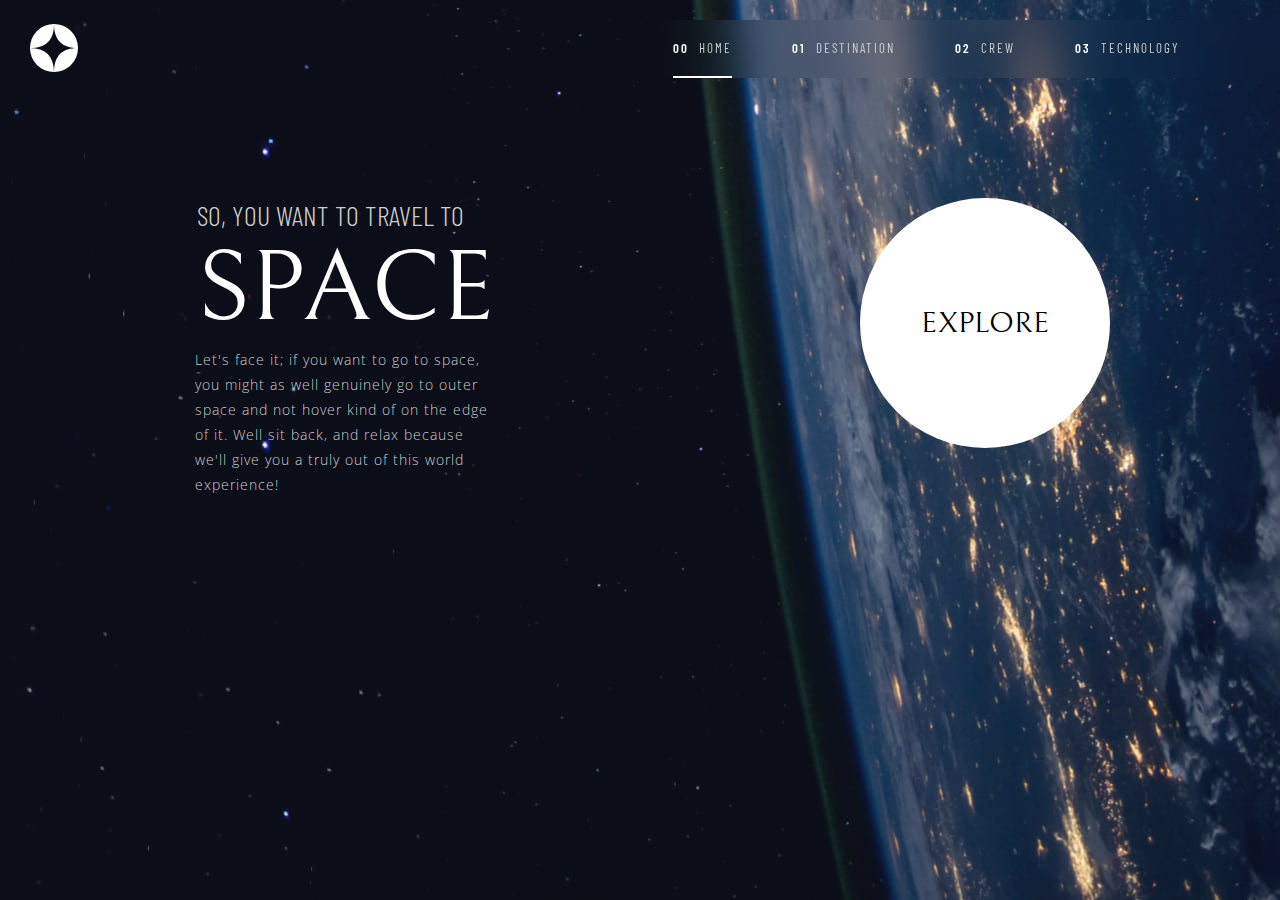
<file: index.html>
<!DOCTYPE html>
<html lang="en">
  <head>
    <meta charset="UTF-8" />
    <meta name="viewport" content="width=device-width, initial-scale=1.0" />
    <meta
      name="description"
      content="A website which enables you explore some of the wonders of our Solar System"
    />

    <link
      rel="icon"
      type="image/png"
      sizes="32x32"
      href="../assets/favicon-32x32.png"
    />
    <link
      rel="stylesheet"
      href="https://cdnjs.cloudflare.com/ajax/libs/font-awesome/6.1.2/css/all.min.css"
    />
    <link rel="stylesheet" href="../CSS/utilities.css" />
    <link rel="stylesheet" href="../CSS/style.css" />

    <link rel="stylesheet" href="../CSS/media.css" />
    <script defer src="../script.js"></script>
    <title>Frontend Mentor | Space tourism website</title>
  </head>
  <body>
    <section class="home_section">
      <header>
        <nav class="d_f jc_sb ai_c">
          <a href="./index.html" class="nav_logo">
            <img src="../assets/shared/logo.svg" alt="Company logo" />
          </a>
          <ul class="nav_list-items d_f">
            <li class="nav_list--item nav--active">
              <a class="d_f ai_c ls_2" href="./index.html">
                <span>00</span>
                <p>Home</p>
              </a>
            </li>
            <li class="nav_list--item">
              <a class="d_f ai_c ls_2" href="./HTML/destination.html"
                ><span>01</span>
                <p>Destination</p></a
              >
            </li>
            <li class="nav_list--item">
              <a class="d_f ai_c ls_2" href="./HTML/crew.html"
                ><span>02</span>
                <p>Crew</p></a
              >
            </li>
            <li class="nav_list--item">
              <a class="d_f ai_c ls_2" href="./HTML/technology.html"
                ><span>03</span>
                <p>Technology</p></a
              >
            </li>
          </ul>

          <!-- MOBILE HAMBURGER MENU  -->
          <div class="mobile-nav">
            <div class="nav-open">
              <i class="fa-solid fa-bars"></i>
            </div>
            <div class="nav-close">
              <i class="fa-solid fa-xmark"></i>
            </div>

            <div class="mobile-nav-slide">
              <ul class="mobile-list-slide">
                <li class="mobile-list-item">
                  <a class="d_f ai_c ls_1 mobile--active" href="./index.html">
                    <span>00</span>
                    <h2>HOME</h2>
                  </a>
                </li>
                <li class="mobile-list-item">
                  <a class="d_f ai_c ls_1" href="./HTML/destination.html"
                    ><span>01</span>
                    <h2>DESTINATION</h2></a
                  >
                </li>
                <li class="mobile-list-item">
                  <a class="d_f ai_c ls_1" href="./HTML/crew.html"
                    ><span>02</span>
                    <h2>CREW</h2></a
                  >
                </li>
                <li class="mobile-list-item">
                  <a class="d_f ai_c ls_1" href="./HTML/technology.html"
                    ><span>03</span>
                    <h2>TECHNOLOGY</h2></a
                  >
                </li>
              </ul>
            </div>
          </div>
        </nav>
      </header>
      <main class="d_f">
        <div class="home_text-area d_f fd_c ai_c jc_c">
          <h2>
            SO, YOU WANT TO TRAVEL TO<br />
            <span class="space_text">SPACE</span>
          </h2>
          <p class="text_primary">
            Let's face it; if you want to go to space, you might as well
            genuinely go to outer space and not hover kind of on the edge of it.
            Well sit back, and relax because we'll give you a truly out of this
            world experience!
          </p>
        </div>
        <div class="home_image-area d_f jc_c">
          <div class="home_image d_f ai_c jc_c">
            <a href="./HTML/destination.html"> EXPLORE</a>
          </div>
        </div>
      </main>
    </section>
  </body>
</html>
</file>
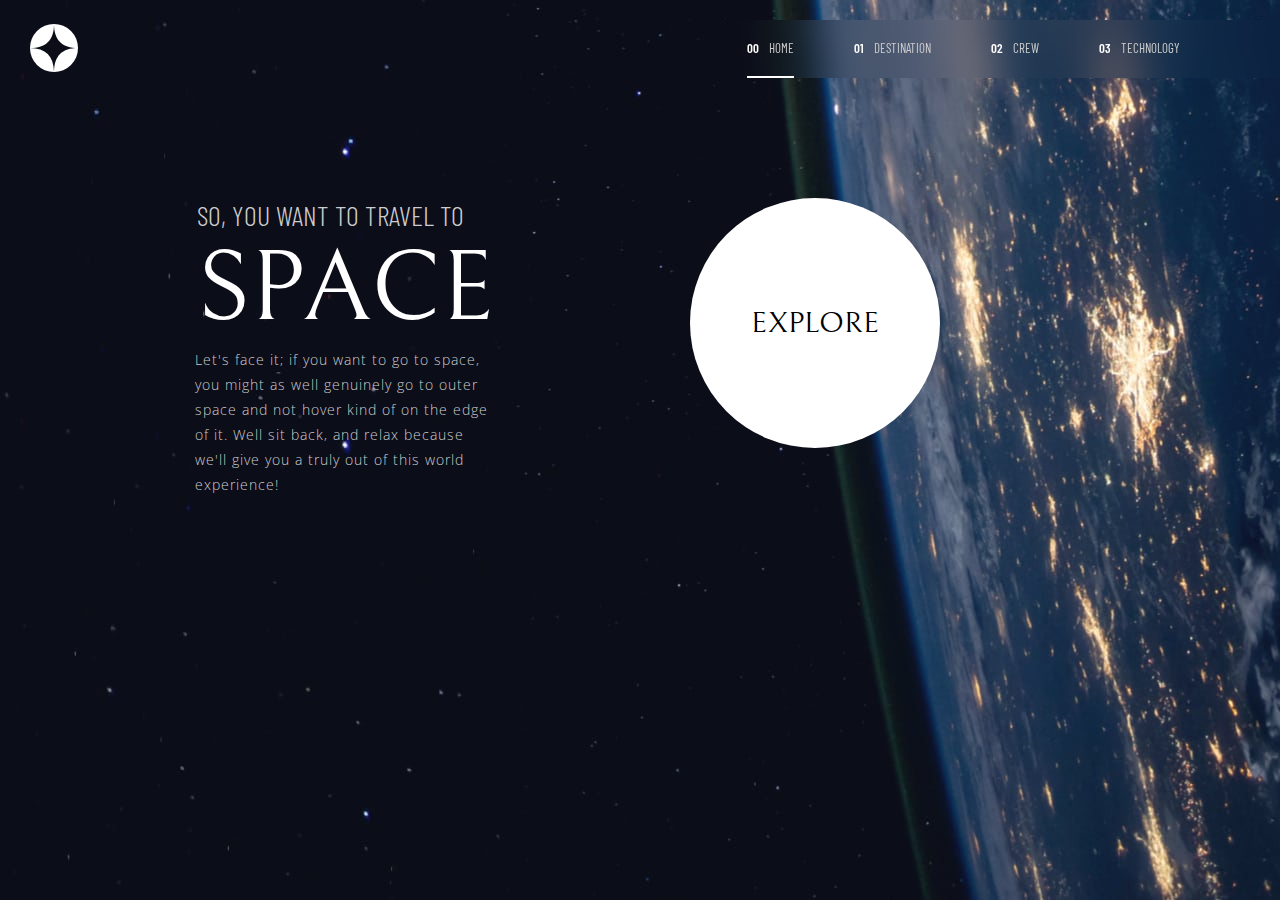
<file: HTML/index.html>
<!DOCTYPE html>
<html lang="en">
  <head>
    <meta charset="UTF-8" />
    <meta name="viewport" content="width=device-width, initial-scale=1.0" />

    <link
      rel="icon"
      type="image/png"
      sizes="32x32"
      href="../assets/favicon-32x32.png"
    />
    <link rel="preconnect" href="https://fonts.googleapis.com" />
    <link rel="preconnect" href="https://fonts.gstatic.com" crossorigin />
    <link
      href="https://fonts.googleapis.com/css2?family=Barlow+Condensed:wght@300;400;500;600&family=Bellefair&display=swap"
      rel="stylesheet"
    />
    <link
      rel="stylesheet"
      href="https://cdnjs.cloudflare.com/ajax/libs/font-awesome/6.1.2/css/all.min.css"
    />
    <link rel="stylesheet" href="../CSS/style.css" />
    <link rel="stylesheet" href="../CSS/utilities.css" />
    <link rel="stylesheet" href="../CSS/media.css" />
    <script defer src="../script.js"></script>
    <title>Frontend Mentor | Space tourism website</title>
  </head>
  <body>
    <section class="home_section">
      <header>
        <nav class="d_f jc_sb ai_c">
          <a href="./index.html" class="nav_logo">
            <img src="../assets/shared/logo.svg" alt="" />
          </a>
          <ul class="nav_list-items d_f">
            <li class="nav_list--item nav--active">
              <a class="d_f" href="./index.html">
                <span>00</span>
                <p>Home</p>
              </a>
            </li>
            <li class="nav_list--item">
              <a class="d_f" href="./destination.html"
                ><span>01</span>
                <p>Destination</p></a
              >
            </li>
            <li class="nav_list--item">
              <a class="d_f" href="./crew.html"
                ><span>02</span>
                <p>Crew</p></a
              >
            </li>
            <li class="nav_list--item">
              <a class="d_f" href="./technology.html"
                ><span>03</span>
                <p>Technology</p></a
              >
            </li>
          </ul>

          <!-- MOBILE HAMBURGER MENU  -->
          <div class="mobile-nav">
            <div class="nav-open">
              <i class="fa-solid fa-bars"></i>
            </div>
            <div class="nav-close">
              <i class="fa-solid fa-xmark"></i>
            </div>

            <div class="mobile-nav-slide">
              <ul class="mobile-list-slide">
                <li class="mobile-list-item">
                  <a class="d_f ai_c mobile--active" href="./index.html">
                    <span>00</span>
                    <h2>HOME</h2>
                  </a>
                </li>
                <li class="mobile-list-item">
                  <a class="d_f ai_c" href="./destination.html"
                    ><span>01</span>
                    <h2>DESTINATION</h2></a
                  >
                </li>
                <li class="mobile-list-item">
                  <a class="d_f ai_c" href="./crew.html"
                    ><span>02</span>
                    <h2>CREW</h2></a
                  >
                </li>
                <li class="mobile-list-item">
                  <a class="d_f ai_c" href="./technology.html"
                    ><span>03</span>
                    <h2>TECHNOLOGY</h2></a
                  >
                </li>
              </ul>
            </div>
          </div>
        </nav>
      </header>
      <main class="d_f">
        <div class="home_text-area d_f fd_c ai_c jc_c">
          <h2>
            SO, YOU WANT TO TRAVEL TO<br />
            <span class="space_text">SPACE</span>
          </h2>
          <p class="text_primary">
            Let's face it; if you want to go to space, you might as well
            genuinely go to outer space and not hover kind of on the edge of it.
            Well sit back, and relax because we'll give you a truly out of this
            world experience!
          </p>
        </div>
        <div class="home_image-area d_f">
          <div class="home_image d_f ai_c jc_c">
            <a href="./destination.html"> EXPLORE</a>
          </div>
        </div>
      </main>
    </section>
  </body>
</html>
</file>
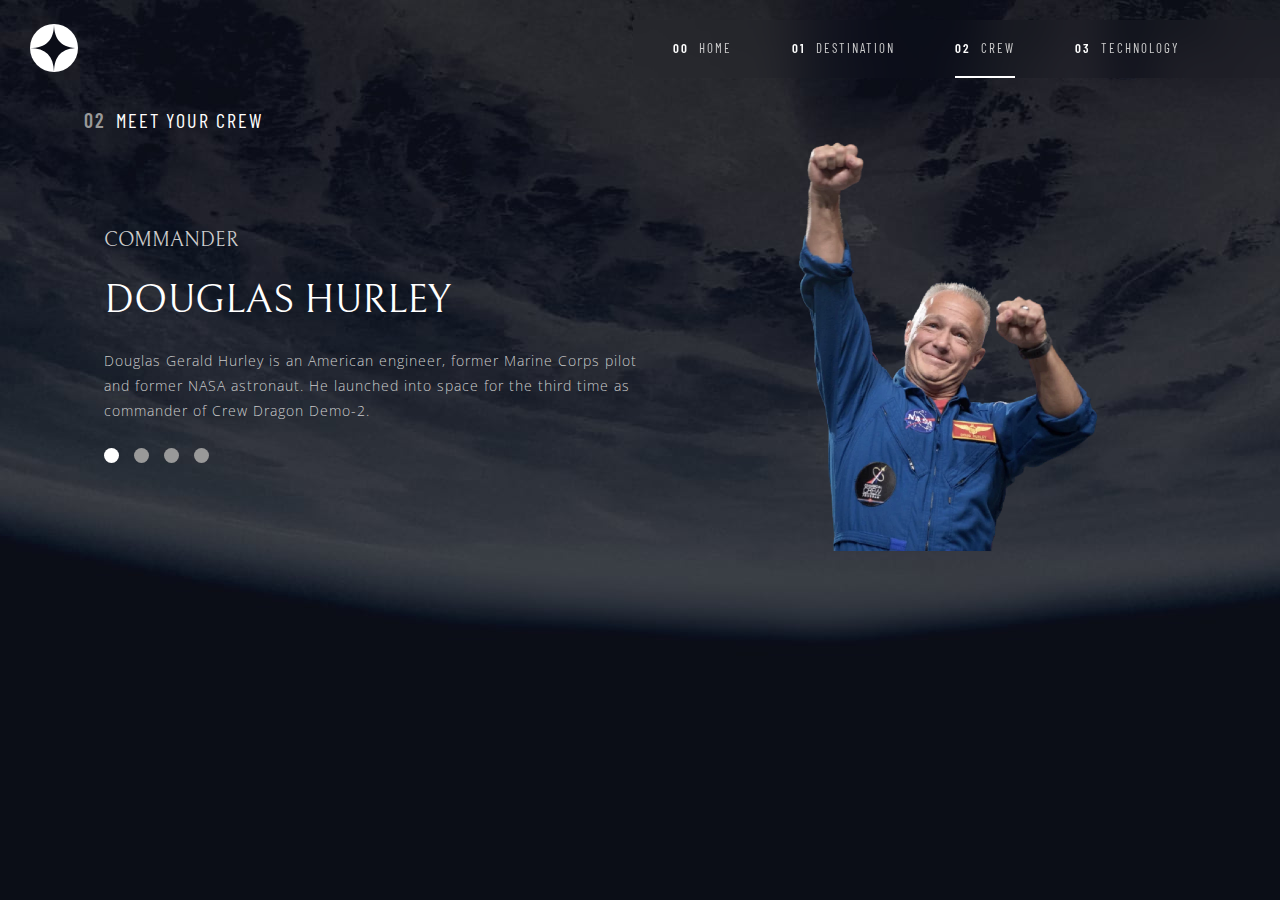
<file: HTML/crew.html>
<!DOCTYPE html>
<html lang="en">
  <head>
    <meta charset="UTF-8" />
    <meta name="viewport" content="width=device-width, initial-scale=1.0" />
    <meta
      name="description"
      content="A display of our brave crew frontlining soace exploration"
    />

    <link
      rel="icon"
      type="image/png"
      sizes="32x32"
      href="../assets/favicon-32x32.png"
    />
    <link
      rel="stylesheet"
      href="https://cdnjs.cloudflare.com/ajax/libs/font-awesome/6.1.2/css/all.min.css"
    />
    <link rel="stylesheet" href="../CSS/utilities.css" />
    <link rel="stylesheet" href="../CSS/style.css" />
    <link rel="stylesheet" href="../CSS/media.css" />
    <script defer src="../script.js"></script>
    <title>Frontend Mentor | Space tourism website</title>
  </head>
  <body>
    <section class="crew_section">
      <header>
        <nav class="d_f jc_sb ai_c">
          <a href="../index.html" class="nav_logo">
            <img src="../assets/shared/logo.svg" alt="Company logo" />
          </a>
          <ul class="nav_list-items d_f">
            <li class="nav_list--item">
              <a class="d_f ai_c ls_2" href="./index.html">
                <span>00</span>
                <p>Home</p>
              </a>
            </li>
            <li class="nav_list--item">
              <a class="d_f ai_c ls_2" href="./destination.html"
                ><span>01</span>
                <p>Destination</p></a
              >
            </li>
            <li class="nav_list--item nav--active">
              <a class="d_f ai_c ls_2" href="./crew.html"
                ><span>02</span>
                <p>Crew</p></a
              >
            </li>
            <li class="nav_list--item">
              <a class="d_f ai_c ls_2" href="./technology.html"
                ><span>03</span>
                <p>Technology</p></a
              >
            </li>
          </ul>

          <!-- MOBILE HAMBURGER MENU  -->
          <div class="mobile-nav">
            <div class="nav-open">
              <i class="fa-solid fa-bars"></i>
            </div>
            <div class="nav-close">
              <i class="fa-solid fa-xmark"></i>
            </div>

            <div class="mobile-nav-slide">
              <ul class="mobile-list-slide">
                <li class="mobile-list-item">
                  <a class="d_f ai_c ls_1" href="../index.html">
                    <span>00</span>
                    <h2>HOME</h2>
                  </a>
                </li>
                <li class="mobile-list-item">
                  <a class="d_f ai_c ls_1" href="./destination.html"
                    ><span>01</span>
                    <h2>DESTINATION</h2></a
                  >
                </li>
                <li class="mobile-list-item">
                  <a class="d_f ai_c ls_1 mobile--active" href="./crew.html"
                    ><span>02</span>
                    <h2>CREW</h2></a
                  >
                </li>
                <li class="mobile-list-item">
                  <a class="d_f ai_c ls_1" href="./technology.html"
                    ><span>03</span>
                    <h2>TECHNOLOGY</h2></a
                  >
                </li>
              </ul>
            </div>
          </div>
        </nav>
      </header>
      <main>
        <div class="crew_header header_primary">
          <span>02</span>
          <p>MEET YOUR CREW</p>
        </div>
        <div class="crew_contents d_f">
          <div class="crew_text-area d_f fd_c jc_c">
            <span class="crew_position crew_position--1 active--class"
              >COMMANDER</span
            >
            <span class="crew_position crew_position--2"
              >MISSION SPECIALIST</span
            >
            <span class="crew_position crew_position--3">PILOT</span>
            <span class="crew_position crew_position--4">FLIGHT ENGINEER</span>
            <p class="crew_name crew_name--1 active--class">DOUGLAS HURLEY</p>
            <p class="crew_name crew_name--2">MARK SHUTTLEWORTH</p>
            <p class="crew_name crew_name--3">VICTOR GLOVER</p>
            <p class="crew_name crew_name--4">ANOUSHEH ANSARI</p>
            <p class="crew_bio crew_bio--1 text_primary active--class">
              Douglas Gerald Hurley is an American engineer, former Marine Corps
              pilot and former NASA astronaut. He launched into space for the
              third time as commander of Crew Dragon Demo-2.
            </p>
            <p class="crew_bio crew_bio--2 text_primary">
              Mark Richard Shuttleworth is the founder and CEO of Canonical, the
              company behind the Linux-based Ubuntu operating system.
              Shuttleworth became the first South African to travel to space as
              a space tourist.
            </p>
            <p class="crew_bio crew_bio--3 text_primary">
              Pilot on the first operational flight of the SpaceX Crew Dragon to
              the International Space Station. Glover is a commander in the U.S.
              Navy where he pilots an F/A-18.He was a crew member of Expedition
              64, and served as a station systems flight engineer.
            </p>
            <p class="crew_bio crew_bio--4 text_primary">
              Anousheh Ansari is an Iranian American engineer and co-founder of
              Prodea Systems. Ansari was the fourth self-funded space tourist,
              the first self-funded woman to fly to the ISS, and the first
              Iranian in space.
            </p>
            <ul class="crew_buttons d_f">
              <li
                class="crew_button crew_button--1 crew_button--active"
                data-crew="1"
              ></li>
              <li class="crew_button crew_button--2" data-crew="2"></li>
              <li class="crew_button crew_button--3" data-crew="3"></li>
              <li class="crew_button crew_button--4" data-crew="4"></li>
            </ul>
          </div>
          <div class="crew_image-area d_f jc_c ai_c">
            <img
              class="crew_image crew_image--1 active--class"
              src="../assets/crew/image-douglas-hurley.webp"
              alt="A photo of Douglas Hurley"
            />
            <img
              class="crew_image crew_image--2"
              src="../assets/crew/image-mark-shuttleworth.webp"
              alt=" A photo of Mark Shuttleworth"
            />
            <img
              class="crew_image crew_image--3"
              src="../assets/crew/image-victor-glover.webp"
              alt="A photo of Victor Glover"
            />
            <img
              class="crew_image crew_image--4"
              src="../assets/crew/image-anousheh-ansari.webp"
              alt="A photo of Anousheh Ansari"
            />
          </div>
        </div>
      </main>
    </section>
  </body>
</html>
</file>
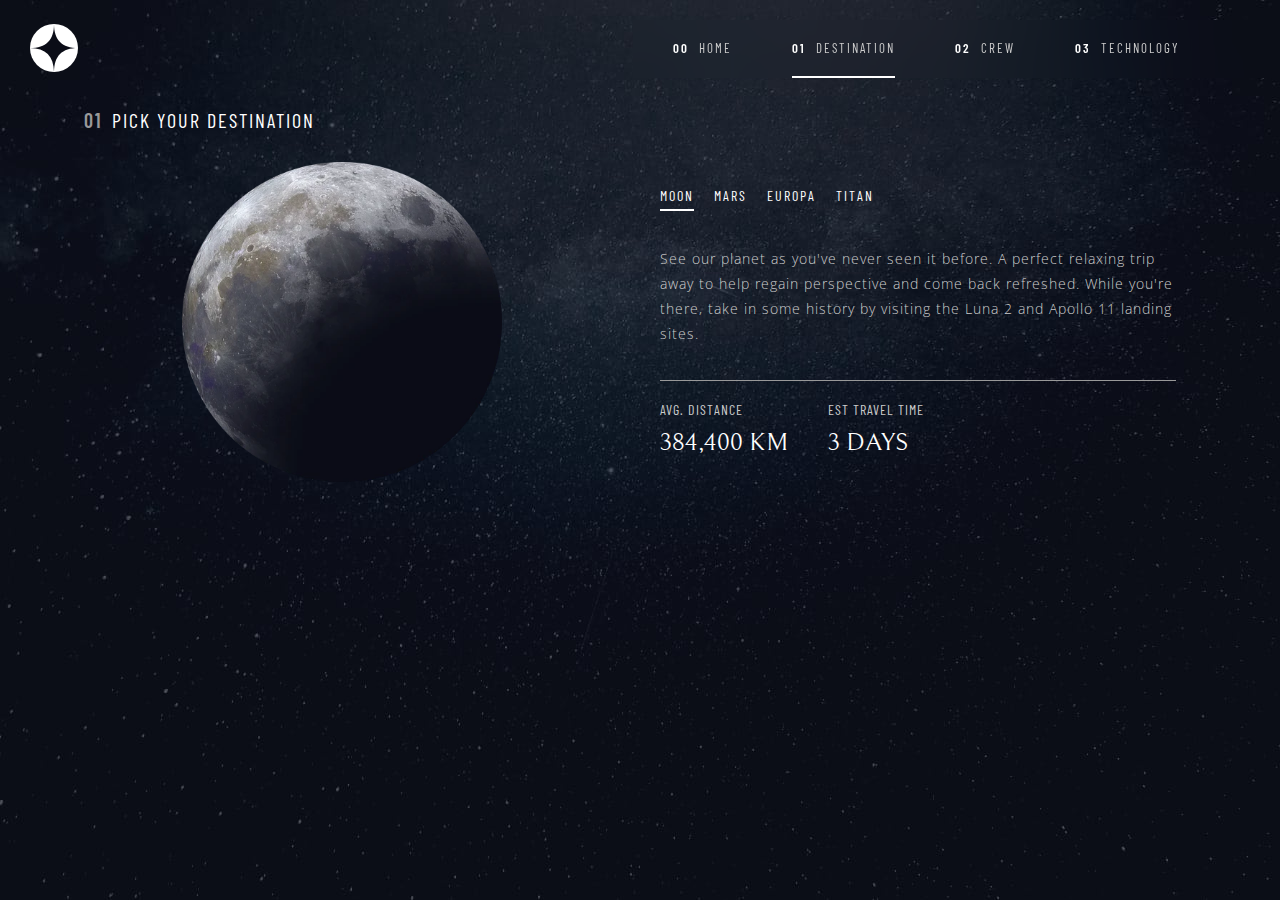
<file: HTML/destination.html>
<!DOCTYPE html>
<html lang="en">
  <head>
    <meta charset="UTF-8" />
    <meta name="viewport" content="width=device-width, initial-scale=1.0" />
    <meta
      name="description"
      content="A page showcasing different planets and their details"
    />

    <link
      rel="icon"
      type="image/png"
      sizes="32x32"
      href="../assets/favicon-32x32.png"
    />
    <link
      rel="stylesheet"
      href="https://cdnjs.cloudflare.com/ajax/libs/font-awesome/6.1.2/css/all.min.css"
    />
    <link rel="stylesheet" href="../CSS/utilities.css" />
    <link rel="stylesheet" href="../CSS/style.css" />
    <link rel="stylesheet" href="../CSS/media.css" />
    <script defer src="../script.js"></script>

    <title>Frontend Mentor | Space tourism website</title>
  </head>
  <body>
    <section class="destination_section">
      <header>
        <nav class="d_f jc_sb ai_c">
          <a href="../index.html" class="nav_logo">
            <img src="../assets/shared/logo.svg" alt="Company logo" />
          </a>
          <ul class="nav_list-items d_f">
            <li class="nav_list--item">
              <a class="d_f ai_c ls_2" href="../index.html">
                <span>00</span>
                <p>Home</p>
              </a>
            </li>
            <li class="nav_list--item nav--active">
              <a class="d_f ai_c ls_2" href="./destination.html"
                ><span>01</span>
                <p>Destination</p></a
              >
            </li>
            <li class="nav_list--item">
              <a class="d_f ai_c ls_2" href="./crew.html"
                ><span>02</span>
                <p>Crew</p></a
              >
            </li>
            <li class="nav_list--item">
              <a class="d_f ai_c ls_2" href="./technology.html"
                ><span>03</span>
                <p>Technology</p></a
              >
            </li>
          </ul>

          <!-- MOBILE HAMBURGER MENU  -->
          <div class="mobile-nav">
            <div class="nav-open">
              <i class="fa-solid fa-bars"></i>
            </div>
            <div class="nav-close">
              <i class="fa-solid fa-xmark"></i>
            </div>

            <div class="mobile-nav-slide">
              <ul class="mobile-list-slide">
                <li class="mobile-list-item">
                  <a class="d_f ai_c ls_1" href="../index.html">
                    <span>00</span>
                    <h2>HOME</h2>
                  </a>
                </li>
                <li class="mobile-list-item">
                  <a class="d_f ai_c ls_1 mobile--active" href="./destination.html"
                    ><span>01</span>
                    <h2>DESTINATION</h2></a
                  >
                </li>
                <li class="mobile-list-item">
                  <a class="d_f ai_c ls_1" href="./crew.html"
                    ><span>02</span>
                    <h2>CREW</h2></a
                  >
                </li>
                <li class="mobile-list-item">
                  <a class="d_f ai_c ls_1" href="./technology.html"
                    ><span>03</span>
                    <h2>TECHNOLOGY</h2></a
                  >
                </li>
              </ul>
            </div>
          </div>
        </nav>
      </header>
      <main>
        <div class="destination_header header_primary">
          <span>01</span>
          <p>PICK YOUR DESTINATION</p>
        </div>
        <div class="destination_contents d_f">
          <div class="destination_image-area d_f jc_c ai_c">
            <img
              class="destination_image destination_image--1 active--class"
              src="../assets/destination/image-moon.webp"
              alt="Moon planet image"
            />
            <img
              class="destination_image destination_image--2"
              src="../assets/destination/image-mars.webp"
              alt="Mars planet image"
            />
            <img
              class="destination_image destination_image--3"
              src="../assets/destination/image-europa.webp"
              alt="Europa planet image"
            />
            <img
              class="destination_image destination_image--4"
              src="../assets/destination/image-titan.webp"
              alt="Titan planet image"
            />
          </div>
          <div class="destination_text-area d_f fd_c jc_se">
            <ul class="destination_list d_f ls_2">
              <li
                class="destination_list-item destination_list-item--1 destination_list--active"
                data-destination="1"
              >
                MOON
              </li>
              <li
                class="destination_list-item destination_list-item--2"
                data-destination="2"
              >
                MARS
              </li>
              <li
                class="destination_list-item destination_list-item--3"
                data-destination="3"
              >
                EUROPA
              </li>
              <li
                class="destination_list-item destination_list-item--4"
                data-destination="4"
              >
                TITAN
              </li>
            </ul>
            <h2 class="selected_destination destination--1 destination--active">
              MOON
            </h2>
            <h2 class="selected_destination destination--2">MARS</h2>
            <h2 class="selected_destination destination--3">EUROPA</h2>
            <h2 class="selected_destination destination--4">TITAN</h2>
            <p
              class="text_primary destination_content destination_content--1 active--class"
            >
              See our planet as you've never seen it before. A perfect relaxing
              trip away to help regain perspective and come back refreshed.
              While you're there, take in some history by visiting the Luna 2
              and Apollo 11 landing sites.
            </p>
            <p class="text_primary destination_content destination_content--2">
              Don't forget to pack your hiking boots. You'll need them to tackle
              Olympus Mons, the tallest planetary mountain in our solar system.
              It's two and a half times the size of Everest!
            </p>
            <p class="text_primary destination_content destination_content--3">
              The smallest of the four Galilean moons orbiting Jupiter, Europa
              is a winter lover's dream. With an icy surface, it's perfect for a
              bit of ice skating, curling, hockey, or simple relaxation in your
              snug wintery cabin.
            </p>
            <p class="text_primary destination_content destination_content--4">
              The only moon known to have a dense atmosphere other than Earth,
              Titan is a home away from home (just a few hundred degrees
              colder!). As a bonus, you get striking views of the Rings of
              Saturn.
            </p>
            <div
              class="destination_stats d_f destination_stats--1 active--class"
            >
              <div class="destination_distace d_f fd_c">
                <span class="ls_1">AVG. DISTANCE</span>
                <p>384,400 KM</p>
              </div>
              <div class="travel_time d_f fd_c">
                <span class="ls_1">EST TRAVEL TIME</span>
                <p>3 DAYS</p>
              </div>
            </div>
            <div class="destination_stats destination_stats--2">
              <div class="destination_distace d_f fd_c">
                <span class="ls_1">AVG. DISTANCE</span>
                <p>225 MIL. KM</p>
              </div>
              <div class="travel_time d_f fd_c">
                <span class="ls_1">EST TRAVEL TIME</span>
                <p>9 MONTHS</p>
              </div>
            </div>
            <div class="destination_stats destination_stats--3">
              <div class="destination_distace d_f fd_c">
                <span class="ls_1">AVG. DISTANCE</span>
                <p>628 MIL. KM</p>
              </div>
              <div class="travel_time d_f fd_c">
                <span class="ls_1">EST TRAVEL TIME</span>
                <p>3 YEARS</p>
              </div>
            </div>
            <div class="destination_stats destination_stats--4">
              <div class="destination_distace d_f fd_c">
                <span class="ls_1">AVG. DISTANCE</span>
                <p>1.6 BIL. KM</p>
              </div>
              <div class="travel_time d_f fd_c">
                <span class="ls_1">EST TRAVEL TIME</span>
                <p>7 YEARS</p>
              </div>
            </div>
          </div>
        </div>
      </main>
  </body>
</html>
</file>
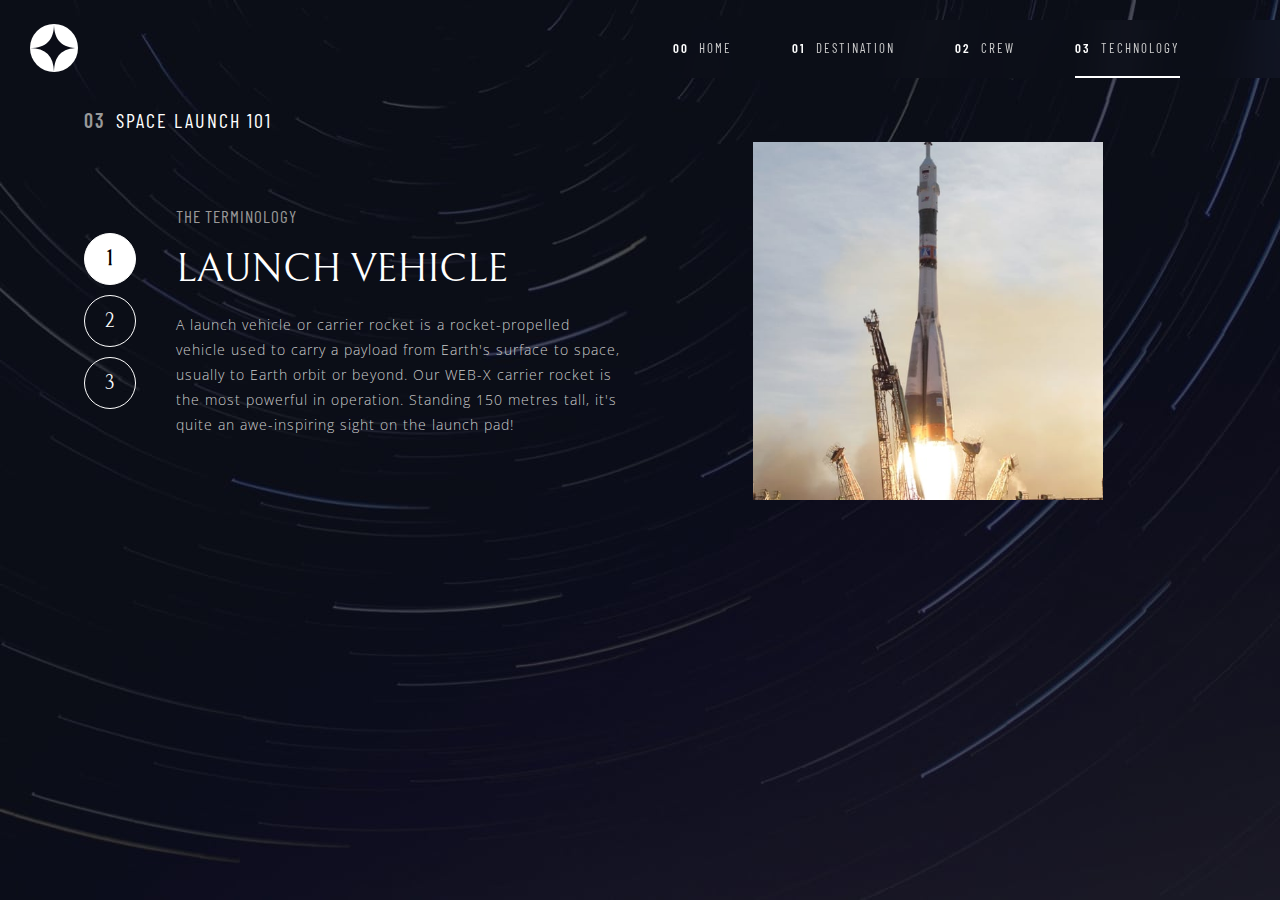
<file: HTML/technology.html>
<!DOCTYPE html>
<html lang="en">
  <head>
    <meta charset="UTF-8" />
    <meta name="viewport" content="width=device-width, initial-scale=1.0" />
    <meta
      name="description"
      content="A page on our shuttles and machinery used in space exploration"
    />

    <link
      rel="icon"
      type="image/png"
      sizes="32x32"
      href="../assets/favicon-32x32.png"
    />
    <link
      rel="stylesheet"
      href="https://cdnjs.cloudflare.com/ajax/libs/font-awesome/6.1.2/css/all.min.css"
    />
    <link rel="stylesheet" href="../CSS/utilities.css" />
    <link rel="stylesheet" href="../CSS/style.css" />
    <link rel="stylesheet" href="../CSS/media.css" />
    <script defer src="../script.js"></script>
    <title>Frontend Mentor | Space tourism website</title>
  </head>
  <body>
    <section class="technology_section">
      <header>
        <nav class="d_f jc_sb ai_c">
          <a href="../index.html" class="nav_logo">
            <img src="../assets/shared/logo.svg" alt="Company logo" />
          </a>
          <ul class="nav_list-items d_f">
            <li class="nav_list--item">
              <a class="d_f ai_c ls_2" href="../index.html">
                <span>00</span>
                <p>Home</p>
              </a>
            </li>
            <li class="nav_list--item">
              <a class="d_f ai_c ls_2" href="./destination.html"
                ><span>01</span>
                <p>Destination</p></a
              >
            </li>
            <li class="nav_list--item">
              <a class="d_f ai_c ls_2" href="./crew.html"
                ><span>02</span>
                <p>Crew</p></a
              >
            </li>
            <li class="nav_list--item nav--active">
              <a class="d_f ai_c ls_2" href="./technology.html"
                ><span>03</span>
                <p>Technology</p></a
              >
            </li>
          </ul>

          <!-- MOBILE HAMBURGER MENU  -->
          <div class="mobile-nav">
            <div class="nav-open">
              <i class="fa-solid fa-bars"></i>
            </div>
            <div class="nav-close">
              <i class="fa-solid fa-xmark"></i>
            </div>

            <div class="mobile-nav-slide">
              <ul class="mobile-list-slide">
                <li class="mobile-list-item">
                  <a class="d_f ai_c ls_1" href="../index.html">
                    <span>00</span>
                    <h2>HOME</h2>
                  </a>
                </li>
                <li class="mobile-list-item">
                  <a class="d_f ai_c ls_1" href="./destination.html"
                    ><span>01</span>
                    <h2>DESTINATION</h2></a
                  >
                </li>
                <li class="mobile-list-item">
                  <a class="d_f ai_c ls_1" href="./crew.html"
                    ><span>02</span>
                    <h2>CREW</h2></a
                  >
                </li>
                <li class="mobile-list-item">
                  <a
                    class="d_f ai_c ls_1 mobile--active"
                    href="./technology.html"
                    ><span>03</span>
                    <h2>TECHNOLOGY</h2></a
                  >
                </li>
              </ul>
            </div>
          </div>
        </nav>
      </header>
      <main>
        <div class="technology_header header_primary">
          <span>03</span>
          <p>SPACE LAUNCH 101</p>
        </div>
        <div class="technology_contents d_f">
          <div class="technology_text-area d_f">
            <ul class="technology_lists d_f fd_c jc_c">
              <li
                class="technology_list d_f ai_c jc_c technology_list--1 technology_list--active"
                data-tech="1"
              >
                1
              </li>
              <li
                class="technology_list d_f ai_c jc_c technology_list--2"
                data-tech="2"
              >
                2
              </li>
              <li
                class="technology_list d_f ai_c jc_c technology_list--3"
                data-tech="3"
              >
                3
              </li>
            </ul>
            <div class="technology_text-container d_f fd_c jc_c">
              <span class="technology_sub-header ls_1">THE TERMINOLOGY</span>
              <h1
                class="technology_lead-header technology_lead-header--1 active--class"
              >
                LAUNCH VEHICLE
              </h1>
              <h1 class="technology_lead-header technology_lead-header--2">
                SPACEPORT
              </h1>
              <h1 class="technology_lead-header technology_lead-header--3">
                SPACE CAPSULE
              </h1>
              <p
                class="technology_info technology_info--1 active--class text_primary"
              >
                A launch vehicle or carrier rocket is a rocket-propelled vehicle
                used to carry a payload from Earth's surface to space, usually
                to Earth orbit or beyond. Our WEB-X carrier rocket is the most
                powerful in operation. Standing 150 metres tall, it's quite an
                awe-inspiring sight on the launch pad!
              </p>
              <p class="technology_info technology_info--2 text_primary">
                A spaceport or cosmodrome is a site for launching (or receiving)
                spacecraft, by analogy to the seaport for ships or airport for
                aircraft. Based in the famous Cape Canaveral, our spaceport is
                ideally situated to take advantage of the Earth's rotation for
                launch.
              </p>
              <p class="technology_info technology_info--3 text_primary">
                A space capsule is an often-crewed spacecraft that uses a
                blunt-body reentry capsule to reenter the Earth's atmosphere
                without wings. Our capsule is where you'll spend your time
                during the flight. It includes a space gym, cinema, and plenty
                of other activities to keep you entertained.
              </p>
            </div>
          </div>
          <div class="technology_image-area d_f jc_c ai_c">
            <img
              class="technology_image technology_image--1 active--class"
              src="../assets/technology/image-launch-vehicle-portrait.jpg"
              alt=" A photo of a launch vehicle"
            />
            <img
              class="technology_image technology_image--2"
              src="../assets/technology/image-spaceport-portrait.jpg"
              alt=" A photo of a spaceport"
            />
            <img
              class="technology_image technology_image--3"
              src="../assets/technology/image-space-capsule-portrait.jpg"
              alt="A photo of a space capsule"
            />
          </div>
        </div>
      </main>
    </section>
  </body>
</html>
</file>
<file: CSS/utilities.css>
@import url("https://fonts.googleapis.com/css2?family=Barlow+Condensed:wght@300;400;500;600&family=Bellefair&family=Open+Sans:wght@300;400;500&display=swap");

/* UTILITIES */
.ta_c {
  text-align: center;
}

.d_f {
  display: flex;
}

.d_g {
  display: grid;
}

.ai_c {
  align-items: center;
}

.ai_fs {
  align-items: flex-start;
}

.jc_c {
  justify-content: center;
}

.jc_sb {
  justify-content: space-between;
}

.jc_se {
  justify-content: space-evenly;
}
.fd_c {
  flex-direction: column;
}

.ls_1 {
  letter-spacing: 0.1rem;
}
.ls_2 {
  letter-spacing: 0.2rem;
}

.header_primary {
  padding: 1rem 2rem;
  font-size: 2rem;
  font-family: "Barlow Condensed", sans-serif;
  letter-spacing: 0.2rem;
  gap: 1rem;
  display: flex;
}

.text_primary {
  letter-spacing: 0.1rem;
  font-family: "Open Sans", sans-serif;
  color: var(--neutral-dark);
  line-height: 2.5rem;
  font-size: 1.4rem;
  font-weight: 300;
}

/* UTILITY HEADER STYLING */
.destination_header span,
.crew_header span,
.technology_header span {
  font-weight: 600;
  color: #999999;
}

.home_section {
  background: url("../assets/home/background-home-desktop.jpg");
}

.destination_section {
  background: url("../assets/destination/background-destination-desktop.jpg");
}

.crew_section {
  background: url("../assets/crew/background-crew-desktop.jpg");
}

.technology_section {
  background: url("../assets/technology/background-technology-desktop.jpg");
}
</file>
<file: CSS/style.css>
@import url("https://fonts.googleapis.com/css2?family=Barlow+Condensed:wght@300;400;500;600&family=Bellefair&family=Open+Sans:wght@300;400;500&display=swap");

* {
  padding: 0;
  margin: 0;
  box-sizing: border-box;
}

*::after,
*::before {
  margin: 0;
  padding: 0;
}

:root {
  --neutral: #fff;
  --neutral-dark: #ccc;
  --neutral-darker: #999;
  --text-font: "Open Sans", sans-serif;
  --small-header-font: "Barlow Condensed", sans-serif;
  --large-header-font: "Bellefair", serif;
  scroll-behavior: smooth;
}

html {
  font-size: 62.5%;
}

body {
  color: var(--neutral);
  font-family: var(--text-font);
}

.nav_logo img {
  width: 100%;
}

.home_section,
.destination_section,
.crew_section,
.technology_section {
  width: 100%;
  height: 100vh;
  background-position: center center;
  background-size: cover;
  background-repeat: no-repeat;

  overflow-y: hidden;
}

/* NAVIGATION STYLING */
header {
  position: relative;
}

nav {
  padding: 2rem 0;
  padding-left: 3rem;
}

.nav_list-items {
  backdrop-filter: blur(20px);
  padding-right: 10rem;
  padding-left: 4rem;
  gap: 6rem;
  list-style: none;
}

.nav_list--item a {
  text-decoration: none;
  padding: 2rem 0rem;
  gap: 1rem;
  font-size: 1.3rem;
  font-family: var(--small-header-font);
}

.nav_list--item span {
  font-weight: 600;
  color: var(--neutral);
}
.nav_list--item p {
  text-transform: uppercase;
  color: var(--neutral-dark);
}

.nav_list--item:hover {
  border-bottom: 2px solid var(--neutral-dark);
}

/* MAIN SECTION STYLING */
main {
  margin-top: 10rem;
}

.home_text-area,
.home_image-area {
  flex: 1;
}

.home_text-area {
  padding: 0 5rem;
}

.home_text-area h2 {
  font-family: var(--small-header-font);
  font-weight: 300;
  font-size: 2.8rem;
  color: var(--neutral-dark);
}

.space_text {
  font-size: 10rem;
  font-family: var(--large-header-font);
  color: var(--neutral);
}
.home_text-area p {
  width: 30rem;
}

.home_image {
  width: 25rem;
  height: 25rem;
  background: var(--neutral);
  border-radius: 50%;
  color: #000;
  font-size: 3rem;
  font-family: var(--large-header-font);
}

.home_image a {
  text-decoration: none;
  color: #000;
}

/* MOBILE NAVIGATION */
.mobile-nav,
.nav-open,
.mobile-nav-slide {
  position: absolute;
}
.mobile-nav {
  right: 0;
  top: 0;
  font-size: 30px;
  display: none;
  z-index: 3;
  cursor: pointer;
}

.nav-open {
  top: 15px;
  right: 20px;
  z-index: 100;
}

.mobile-nav .nav-close {
  display: none;
}

.mobile-nav-slide {
  top: 0;
  right: 0;
  width: 50vw;
  height: 100vh;
  backdrop-filter: blur(40px);
  transform: translateX(100%);
  display: none;
  color: #fff;
}

.mobile-nav.active .mobile-nav-slide {
  display: block;
  transform: translate(0);
}
.mobile-list-slide {
  margin-top: 8rem;
  list-style: none;
  display: flex;
  flex-direction: column;
  gap: 2rem;
}

.mobile-list-item {
  font-size: 1.6rem;
  padding: 1rem 2rem;
}

.mobile-list-item a {
  text-decoration: none;
  gap: 1rem;
  color: #fff;
  font-family: var(--small-header-font);
  border-bottom: 2px solid transparent;
}

.mobile-list-item a:hover {
  border-color: var(--neutral-darker);
}

.mobile-list-item a span {
  font-size: 2.5rem;
  color: var(--neutral-darker);
}

/* /////////////////////////////////////
DESTINATION SECTION STYLING
///////////////////////////////////// */

.destination_section main {
  width: 90%;
  margin: 0 auto;
}

.destination_image-area,
.destination_text-area {
  flex: 1;
  padding: 2rem;
}

.destination_image,
.selected_destination,
.destination_stats,
.destination_content {
  display: none;
}

/*DESTINATION IMAGE AREA STLYING*/
.destination_image-area {
  perspective: 240px;
}

.destination_image {
  width: 32rem;
}

/* DESTINATION TEXT AREA STLYING */
.destination_text-area {
  padding: 1rem 4rem;
}

.destination_list {
  list-style: none;
  gap: 2rem;
  font-family: var(--small-header-font);
  font-size: 1.4rem;
}

.destination_list-item {
  padding-bottom: 5px;
  cursor: pointer;
}
.destination_list-item:hover {
  border-bottom: 2px solid var(--neutral-dark);
}

.selected_destination {
  font-size: 7.5rem;
  font-family: var(--large-header-font);
  font-weight: 500;
}

.destination_stats {
  gap: 4rem;
  border-top: 1px solid var(--neutral-darker);
  padding-top: 2rem;
}

.destination_distace,
.travel_time {
  gap: 1rem;
}

.destination_stats span {
  font-size: 1.4rem;
  font-family: var(--small-header-font);
  color: var(--neutral-dark);
}

.destination_stats p {
  font-size: 2.5rem;
  font-family: var(--large-header-font);
}

/* /////////////////////////////////////
CREW SECTION STYLING
///////////////////////////////////// */

.crew_section main {
  width: 90%;
  margin: 0 auto;
}

.crew_text-area,
.crew_image-area {
  flex: 1;
}

.crew_position,
.crew_name,
.crew_bio,
.crew_image {
  display: none;
}

.crew_text-area {
  padding: 1rem 4rem;
  gap: 2.5rem;
}

.crew_position {
  font-size: 2rem;
  color: var(--neutral-dark);
  font-family: var(--large-header-font);
}

.crew_name {
  font-size: 4rem;
  font-family: var(--large-header-font);
}

.crew_buttons {
  list-style: none;
  gap: 1.5rem;
}

.crew_button {
  width: 15px;
  height: 15px;
  border-radius: 50%;
  cursor: pointer;
  background: var(--neutral-darker);
}

.crew_button:hover {
  background: var(--neutral);
}

.crew_image {
  width: 30rem;
  height: 100%;
}

.crew_image--2 {
  width: 25rem;
}

/* /////////////////////////////////////
TECHNOLOGY SECTION STYLING
///////////////////////////////////// */

.technology_section main {
  width: 90%;
  margin: 0 auto;
}

.technology_contents {
  height: 80%;
}

.technology_text-area,
.technology_image-area {
  flex: 1;
}

.technology_lead-header,
.technology_info,
.technology_image {
  display: none;
}

.technology_lists {
  padding: 2rem;
  list-style: none;
  gap: 1rem;
}

.technology_list {
  padding: 1.35rem 2rem;
  border: 1px solid #fff;
  border-radius: 50%;
  font-size: 2rem;
  cursor: pointer;
  font-family: var(--large-header-font);
}

.technology_text-container {
  gap: 2rem;
  padding: 2rem;
}

.technology_sub-header {
  font-size: 1.7rem;
  font-family: var(--small-header-font);
  color: var(--neutral-darker);
}

.technology_lead-header {
  font-size: 4rem;
  font-family: var(--large-header-font);
  font-weight: 300;
}

.technology_image {
  width: 35rem;
}

/* MOBILE NAV ACTIVE CLASS */
.mobile--active {
  border-bottom: 2px solid var(--neutral) !important;
}

/* JAVASCRIPT ACTIVE CLASSES */
.nav--active {
  border-bottom: 2px solid var(--neutral);
}

.destination_list--active {
  border-bottom: 2px solid var(--neutral);
}

.crew_button--active {
  background: var(--neutral);
}

.technology_list--active {
  background: var(--neutral);
  color: #000;
  font-weight: 600;
}

.active--class {
  display: flex;
}
</file>
<file: CSS/media.css>
/* DESKTOP */
/* Over 1600px Screen */
@media (min-width: 100.1em) {
  html {
    /* 15px per rem */
    font-size: 93.75%;
  }
}
/* 1600px Screen and below */
@media (max-width: 100em) {
  html {
    /* 13px per rem */
    font-size: 81.25%;
  }
}
/* 1500px Screen and below */
@media (max-width: 93.75em) {
  html {
    /* 12px per rem */
    font-size: 75%;
  }
}
/* 1400px and below */
@media (max-width: 87.5em) {
  html {
    /* 11px per rem */
    font-size: 68.75%;
  }
}
/* 1300px and below */
@media (max-width: 81.25em) {
  html {
    /* 10px per rem */
    font-size: 62.5%;
  }
}
/* 1100px and below */
@media (max-width: 68.75em) {
  html {
    /* 9px per rem */
    font-size: 56.25%;
  }
}

/* 900px and below */
@media (max-width: 56.25em) {
  .home_section main {
    row-gap: 4rem;
  }

  nav {
    padding: 1.5rem;
    padding-left: 2rem;
  }

  .nav_logo img {
    width: 35px;
  }

  .nav_list-items {
    padding-right: 4rem;
    gap: 4rem;
  }

  .home_text-area {
    flex: 1.2;
    gap: 2rem;
  }
}

/* Tablet */
/* 800px and below */
@media (max-width: 50em) {
  /* HOME STYLING */
  .home_section {
    background: url("../assets/home/background-home-tablet.jpg");
    background-position: center center;
    background-size: cover;
    background-repeat: no-repeat;
  }

  .header_primary {
    padding: 2rem;
    font-size: 2.5rem;
  }
  .text_primary {
    line-height: 3.7rem;
    font-size: 2rem;
  }

  .nav_list--item a {
    font-size: 1.6rem;
  }

  .home_section main {
    flex-direction: column;
  }

  .home_text-area h2 {
    font-size: 2rem;
    text-align: center;
    line-height: 1.3;
  }

  .space_text {
    font-size: 6rem;
  }

  .home_text-area p {
    width: 45rem;
    text-align: center;
    padding: 0 2rem;
    font-size: 1.5rem;
  }

  .home_image {
    width: 25rem;
    height: 25rem;
  }

  /* DESTINATION SYLING */
  .destination_list {
    gap: 2.25rem;
  }

  .destination_section {
    background: url("../assets/destination/background-destination-tablet.jpg");
    background-size: cover;
  }

  .destination_image {
    width: 40rem;
  }

  .destination_list {
    margin-bottom: 2rem;
    font-size: 2.25rem;
  }

  .destination_content {
    padding-bottom: 2.5rem;
  }

  .destination_stats {
    padding-top: 2rem;
  }

  .destination_stats span {
    font-size: 2rem;
  }

  .destination_stats p {
    font-size: 3rem;
  }

  /* CREW STYLING */
  .crew_section {
    background: url("../assets/crew/background-crew-tablet.jpg");
    background-size: cover;
  }

  .crew_position {
    font-size: 2rem;
  }
  .crew_name {
    font-size: 4rem;
  }

  .crew_button {
    width: 2.5rem;
    height: 2.5rem;
  }

  .crew_image--2 {
    width: 27rem;
  }
  .crew_image--3 {
    width: 33rem;
  }
  .crew_image--4 {
    width: 40rem;
  }

  /* TECHNOLOGY STYLING */
  .technology_contents {
    gap: 3rem;
  }

  .technology_section {
    background: url("../assets/technology/background-technology-tablet.jpg");
    background-size: cover;
  }

  .technology_text-area {
    flex-direction: column-reverse;
  }

  .technology_lists {
    align-items: center;
    justify-content: center;
    flex-direction: row;
  }

  .technology_image {
    width: 23rem;
  }

  .crew_contents {
    gap: 2rem;
  }

  .technology_sub-header {
    font-size: 2.4rem;
  }

  /* UTILITIES UNDER 800px */
  .destination_contents,
  .crew_contents,
  .technology_contents {
    flex-direction: column;
  }
}

/* 700px and below */
@media (max-width: 43.75em) {
  .nav_list-items {
    display: none;
  }
  .mobile-nav {
    display: flex;
    color: #fff;
  }

  .technology_text-container {
    gap: 1.6rem;
  }
}

/* 600px and below */
@media (max-width: 37.5em) {
  .destination_text-area {
    padding: 1rem 2rem;
  }
  .destination_stats p {
    font-size: 2rem;
  }

  .crew_image--3 {
    width: 25rem;
  }
  .crew_image--4 {
    width: 35rem;
  }

  .technology_text-container {
    gap: 1.5rem;
  }

  .technology_lead-header {
    font-size: 3rem;
  }

  .technology_image {
    width: 20rem;
  }
}
/* 500px and below */
@media (max-width: 31.25em) {
  .home_section {
    background: url("../assets/home/background-home-mobile.jpg");
    background-position: center center;
    background-size: cover;
    background-repeat: no-repeat;
  }

  .home_text-area {
    padding: 0 2rem;
  }

  .home_text-area p {
    width: 100%;
  }

  .destination_image {
    width: 35rem;
  }

  .destination_section {
    background: url("../assets/destination/background-destination-mobile.jpg");
    background-size: cover;
  }
  .crew_section {
    background: url("../assets/crew/background-crew-mobile.jpg");
    background-size: cover;
  }

  .crew_contents {
    gap: 3rem;
  }

  .crew_image--2 {
    width: 20rem;
  }

  .crew_image--3 {
    width: 25rem;
  }
  .crew_image--4 {
    width: 30rem;
  }

  .technology_section {
    background: url("../assets/technology/background-technology-mobile.jpg");
    background-repeat: no-repeat;
    background-size: cover;
  }

  .technology_section main {
    width: 95%;
  }

  .technology_lists {
    padding-right: 0;
  }

  .technology_list {
    font-size: 1.5rem;
  }

  .technology_image {
    width: 18rem;
  }

  .mobile-nav-slide {
    width: 100vw;
  }

  .mobile-list-slide {
    align-items: center;
  }
}

/* 450px and below */
@media (max-width: 28.125em) {
  .mobile-list-item a span {
    font-size: 2.5rem;
  }
  .mobile-list-item a {
    font-size: 2rem;
    gap: 2rem;
  }
  .destination_list {
    justify-content: center;
  }
  .destination_text-area {
    text-align: center;
  }

  .destination_text-area {
    padding: 1rem;
  }

  .destination_stats {
    justify-content: center;
  }

  .crew_button {
    width: 4rem;
    height: 4rem;
  }

  .crew_name {
    font-size: 3rem;
  }

  .crew_text-area {
    padding: 1rem 2rem;
  }

  .crew_image--2 {
    width: 22rem;
  }

  .crew_image--3 {
    width: 27rem;
  }
  .crew_image--4 {
    width: 32rem;
  }

  .technology_text-container {
    padding-bottom: 1.5rem;
  }

  .technology_lead-header {
    font-size: 2.5rem;
  }
}

/* 400px and below */
@media (max-width: 25.2em) {
  html {
    font-size: 37.5%;
  }

  .mobile-list-item a span {
    font-size: 5rem;
  }
  .mobile-list-item a {
    font-size: 3.5rem;
  }
  .home_text-area h2 {
    font-size: 3.5rem;
  }
  .space_text {
    font-size: 10rem;
  }
  .home_text-area p {
    font-size: 3rem;
    line-height: 6rem;
  }

  .home_image {
    width: 38rem;
    height: 38rem;
    font-size: 5rem;
  }

  .header_primary {
    padding: 2rem 3rem;
    font-size: 4.5rem;
  }
  .destination_contents {
    gap: 2rem;
  }

  .destination_content {
    padding-bottom: 3.5rem;
  }

  .destination_image {
    width: 40rem;
  }

  .crew_position {
    font-size: 3rem;
  }

  .crew_name {
    font-size: 5rem;
  }
  .destination_list {
    font-size: 3.5rem;
    margin-bottom: 4rem;
  }
  .destination_stats {
    padding-top: 3.5rem;
  }
  .text_primary {
    line-height: 6.25rem;
    font-size: 2.75rem;
  }
  .destination_distace,
  .travel_time {
    gap: 2rem;
  }

  .destination_stats span {
    font-size: 3rem;
  }

  .destination_stats p {
    font-size: 4rem;
  }

  .crew_image {
    width: 50rem;
  }

  .technology_lead-header {
    font-size: 4rem;
  }

  .technology_image {
    width: 28rem;
  }

  .technology_list {
    font-size: 3rem;
    padding: 2rem 3rem;
  }
}

/* 365px and below */
@media (max-width: 22.8215em) {
  .header_primary {
    padding: 2rem 1rem;
  }

  .crew_position {
    font-size: 2rem;
  }

  .crew_name {
    font-size: 2.5rem;
  }
  .technology_image {
    width: 25rem;
  }
}

/* 330px and below */
@media (max-width: 20.625em) {
  html {
    font-size: 31.25%;
  }

  .home_text-area h2 {
    font-size: 4rem;
  }

  .home_text-area p {
    width: 100%;
    font-size: 2.4rem;
    line-height: 7rem;
    padding: 1.5rem;
  }
  .destination_image {
    width: 45rem;
  }
}

/* 300px and below */
@media (max-width: 18.75em) {
  .crew_image--1 {
    width: 12.5rem;
  }

  .crew_image--2 {
    width: 10rem;
  }
  .crew_image--3 {
    width: 12.5rem;
  }

  .crew_image--4 {
    width: 15rem;
  }

  .technology_image {
    width: 12rem;
  }
}
</file>
